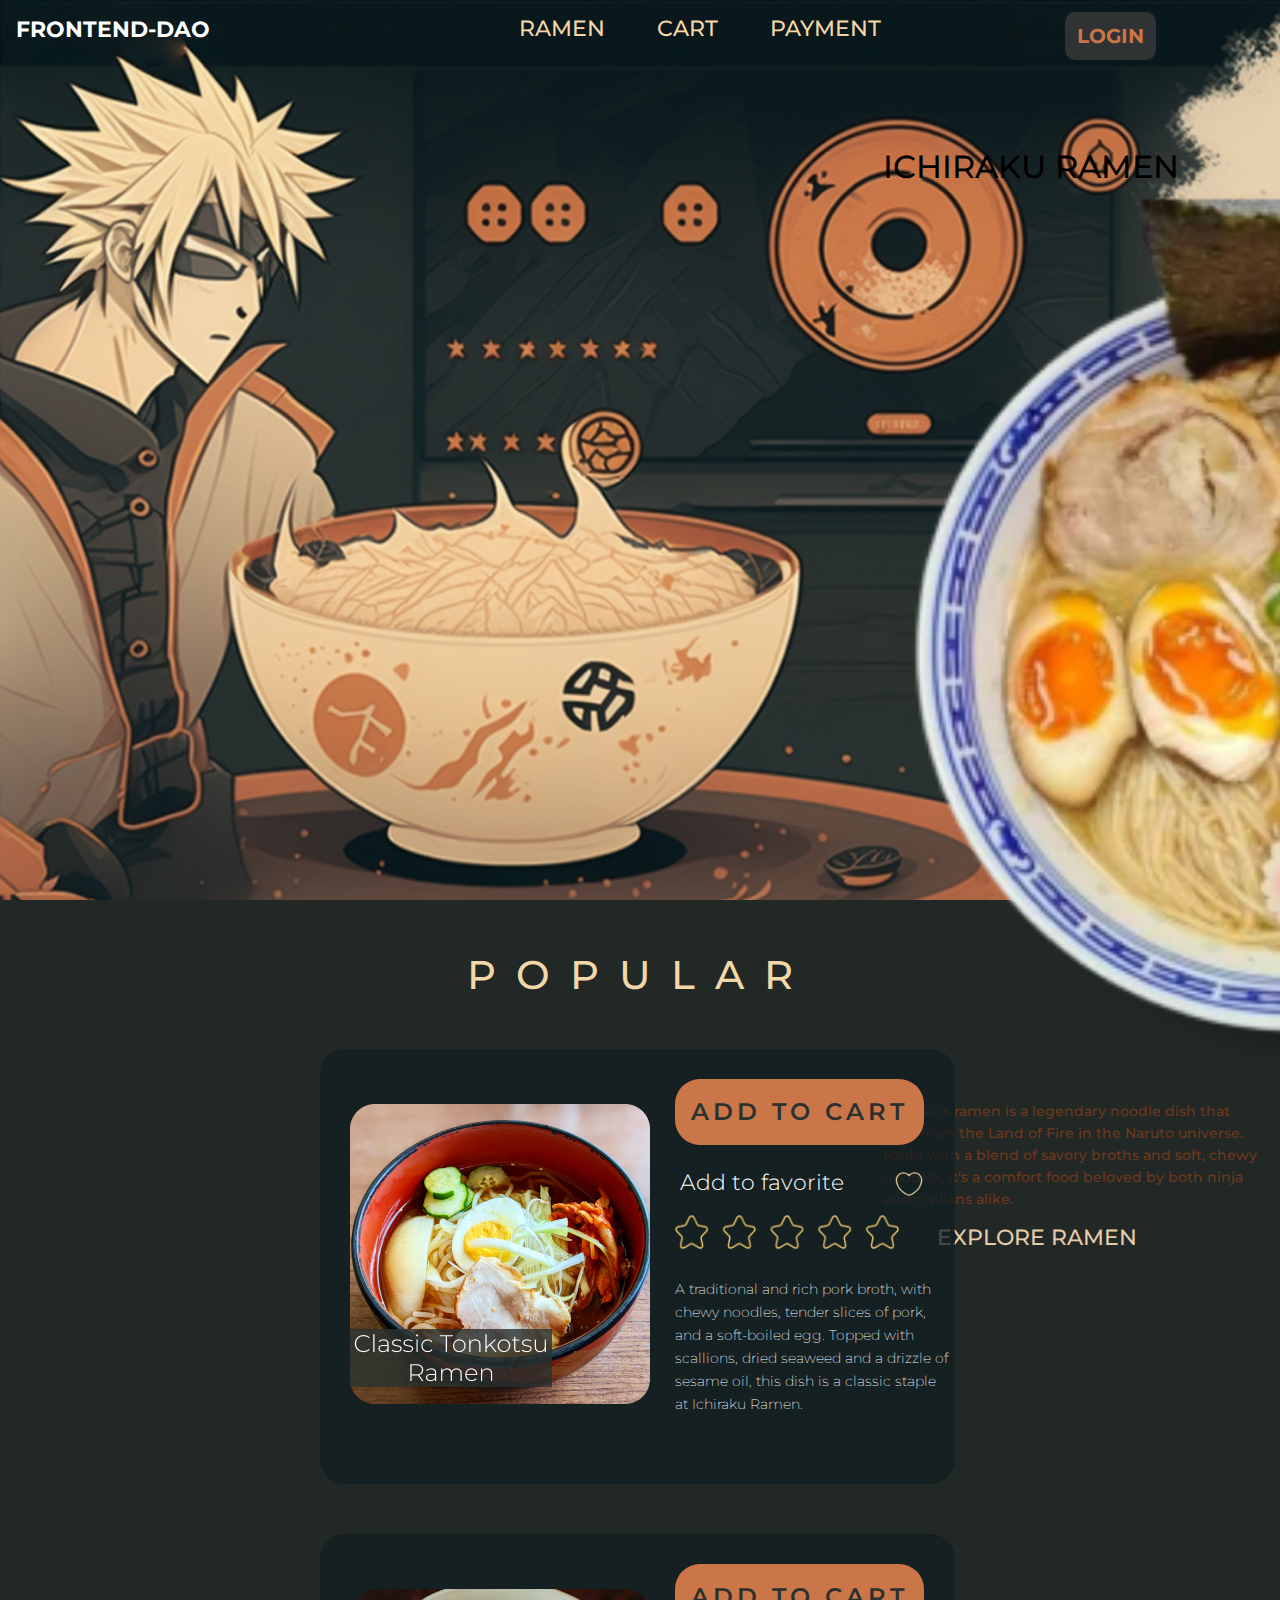
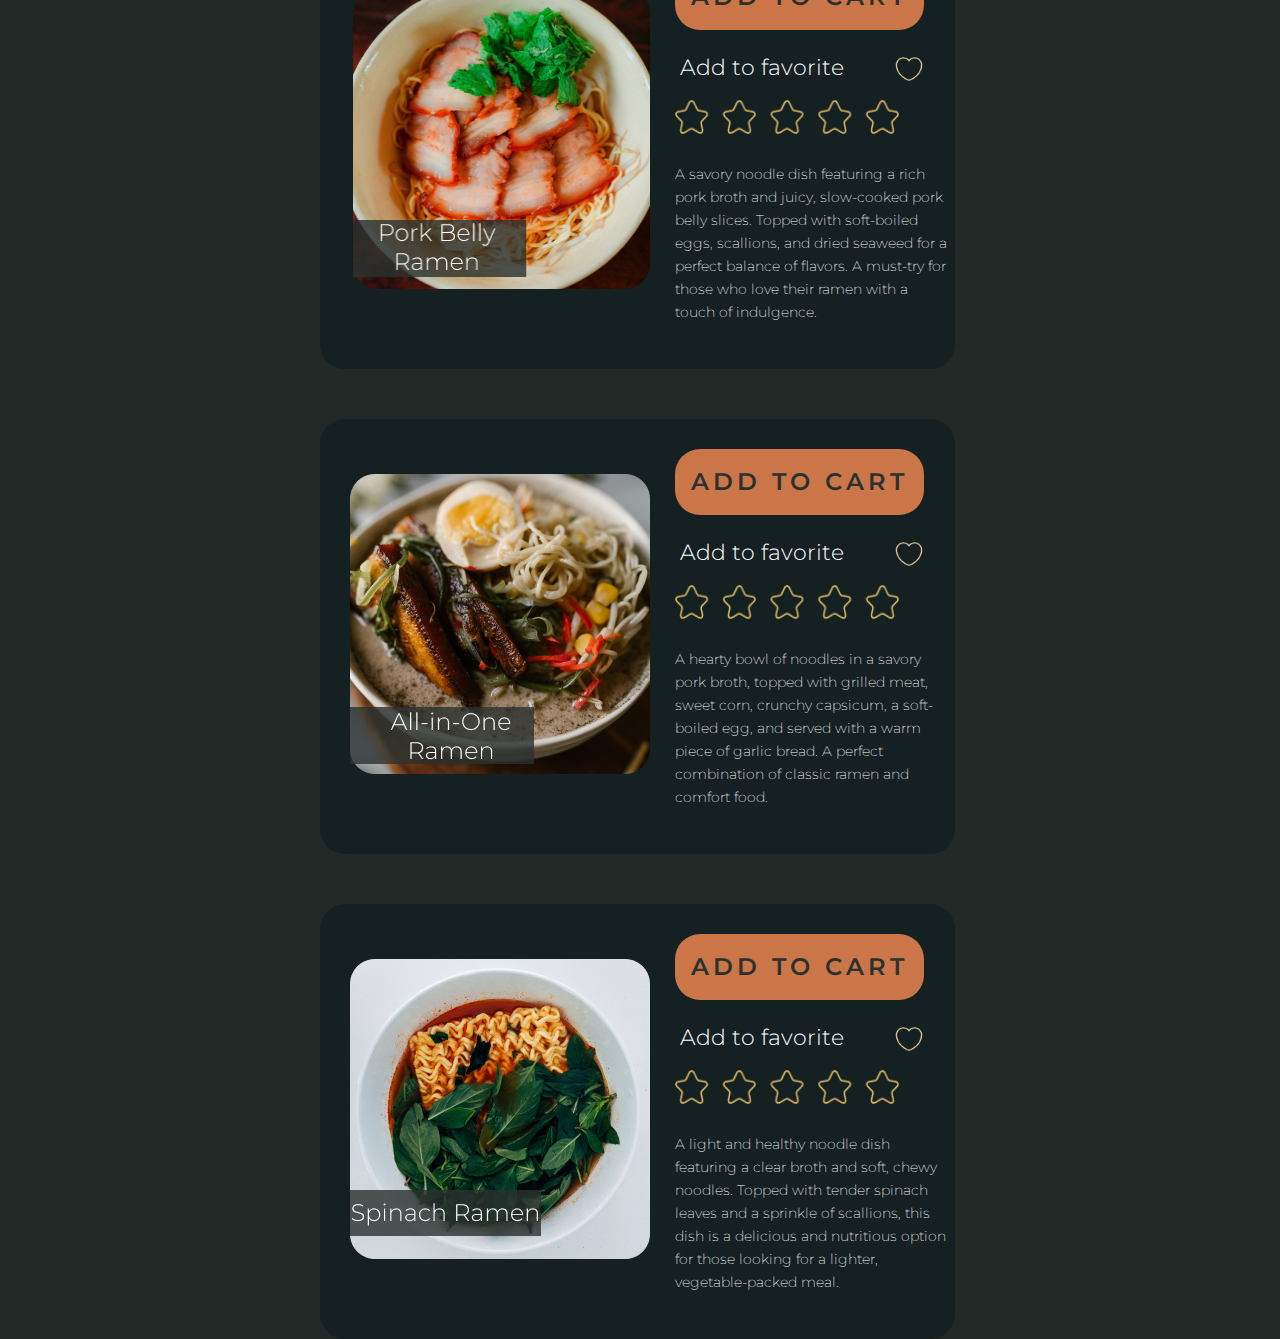
<file: index.html>
<!DOCTYPE html>
<html lang="en">
  <head>
    <meta charset="UTF-8" />
    <link
      rel="stylesheet"
      href="https://cdn.jsdelivr.net/npm/bootstrap-icons@1.10.3/font/bootstrap-icons.css"
    />
    <link
      href="https://cdn.jsdelivr.net/npm/bootstrap@5.0.2/dist/css/bootstrap.min.css"
      rel="stylesheet"
      integrity="sha384-EVSTQN3/azprG1Anm3QDgpJLIm9Nao0Yz1ztcQTwFspd3yD65VohhpuuCOmLASjC"
      crossorigin="anonymous"
    />
    <meta http-equiv="X-UA-Compatible" content="IE=edge" />
    <link rel="stylesheet" href="landing-styles.css" />
    <link
      rel="stylesheet"
      href="https://cdn.jsdelivr.net/npm/bootstrap@5.2.3/dist/css/bootstrap.min.css"
      integrity="sha384-rbsA2VBKQhggwzxH7pPCaAqO46MgnOM80zW1RWuH61DGLwZJEdK2Kadq2F9CUG65"
      crossorigin="anonymous"
    />
    <meta name="viewport" content="width=device-width, initial-scale=1.0" />
    <title>Sasuke's Ramen</title>
  </head>
  <body>
    <div class="top">
      <header>
        <h1 id="logo">FRONTEND-DAO</h1>
        <h1 id="ramen" onclick="window.location.href ='admin.html';">RAMEN</h1>
        <h1 id="cart" >CART</h1>
        <h1 id="payment" onclick="window.location.href ='payment.html';">PAYMENT</h1>
        <h1 id="login" onclick="window.location.href ='auth.html';">LOGIN</h1>
      </header>
      <div class="hero">
        <h1 id="ichiraku-title">ICHIRAKU RAMEN</h1>
        <img src="./assets/ichiraku-ramen.png" alt="" id=ichiraku-ramen" />
        <p id="ich-t">
          Ichiraku's ramen is a legendary noodle dish that hails from the Land
          of Fire in the Naruto universe. Made with a blend of savory broths and
          soft, chewy noodles, it's a comfort food beloved by both ninja and
          civilians alike.
        </p>
        <h1 id="explore">EXPLORE RAMEN</h1>
      </div>
    </div>
    <div class="main">
      <h1 id="popular">POPULAR</h1>
      <div class="cards">
        <div class="postcard">
          <img src="./assets/f1.png" alt="" id="product" />
          <div class="right">
            <h1 id="buy">ADD TO CART</h1>
            <div class="fav">
              <p id="fav">Add to favorite</p>
              <img src="./assets/heart.png" alt="" id="heart" />
            </div>
            <img src="./assets/stars.png" id="stars" />
            <p id="des">
              A traditional and rich pork broth, with chewy noodles, tender
              slices of pork, and a soft-boiled egg. Topped with scallions,
              dried seaweed and a drizzle of sesame oil, this dish is a classic
              staple at Ichiraku Ramen.
            </p>
          </div>
        </div>
        <div class="postcard">
          <img src="./assets/f2.png" alt="" id="product" />
          <div class="right">
            <h1 id="buy">ADD TO CART</h1>
            <div class="fav">
              <p id="fav">Add to favorite</p>
              <img src="./assets/heart.png" alt="" id="heart" />
            </div>
            <img src="./assets/stars.png" id="stars" />
            <p id="des">
              A savory noodle dish featuring a rich pork broth and juicy,
              slow-cooked pork belly slices. Topped with soft-boiled eggs,
              scallions, and dried seaweed for a perfect balance of flavors. A
              must-try for those who love their ramen with a touch of
              indulgence.
            </p>
          </div>
        </div>
        <div class="postcard">
          <img src="./assets/f3.png" alt="" id="product" />
          <div class="right">
            <h1 id="buy">ADD TO CART</h1>
            <div class="fav">
              <p id="fav">Add to favorite</p>
              <img src="./assets/heart.png" alt="" id="heart" />
            </div>
            <img src="./assets/stars.png" id="stars" />
            <p id="des">
              A hearty bowl of noodles in a savory pork broth, topped with
              grilled meat, sweet corn, crunchy capsicum, a soft-boiled egg, and
              served with a warm piece of garlic bread. A perfect combination of
              classic ramen and comfort food.
            </p>
          </div>
        </div>
        <div class="postcard">
          <img src="./assets/f4.png" alt="" id="product" />
          <div class="right">
            <h1 id="buy">ADD TO CART</h1>
            <div class="fav">
              <p id="fav">Add to favorite</p>
              <img src="./assets/heart.png" alt="" id="heart" />
            </div>
            <img src="./assets/stars.png" id="stars" />
            <p id="des">
              A light and healthy noodle dish featuring a clear broth and soft,
              chewy noodles. Topped with tender spinach leaves and a sprinkle of
              scallions, this dish is a delicious and nutritious option for
              those looking for a lighter, vegetable-packed meal.
            </p>
          </div>
        </div>
      </div>
    </div>
  </body>
</html>
</file>
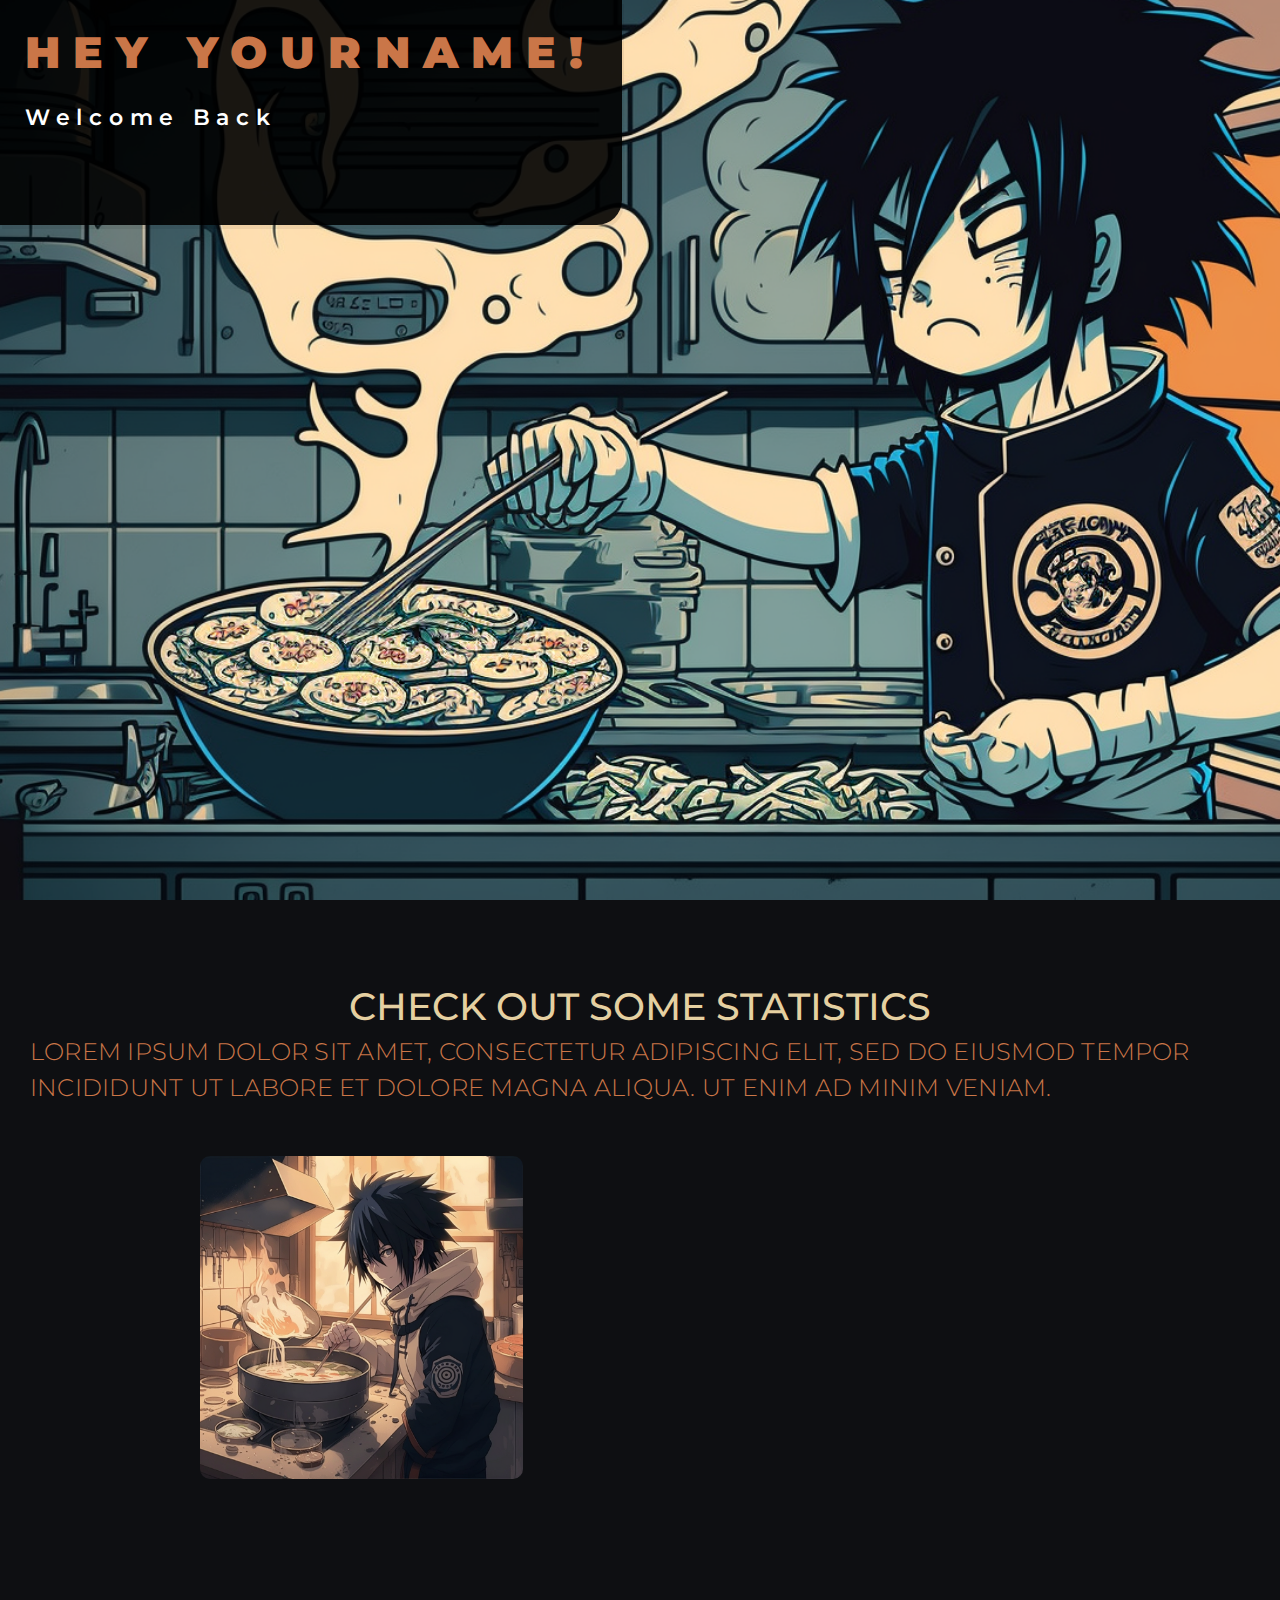
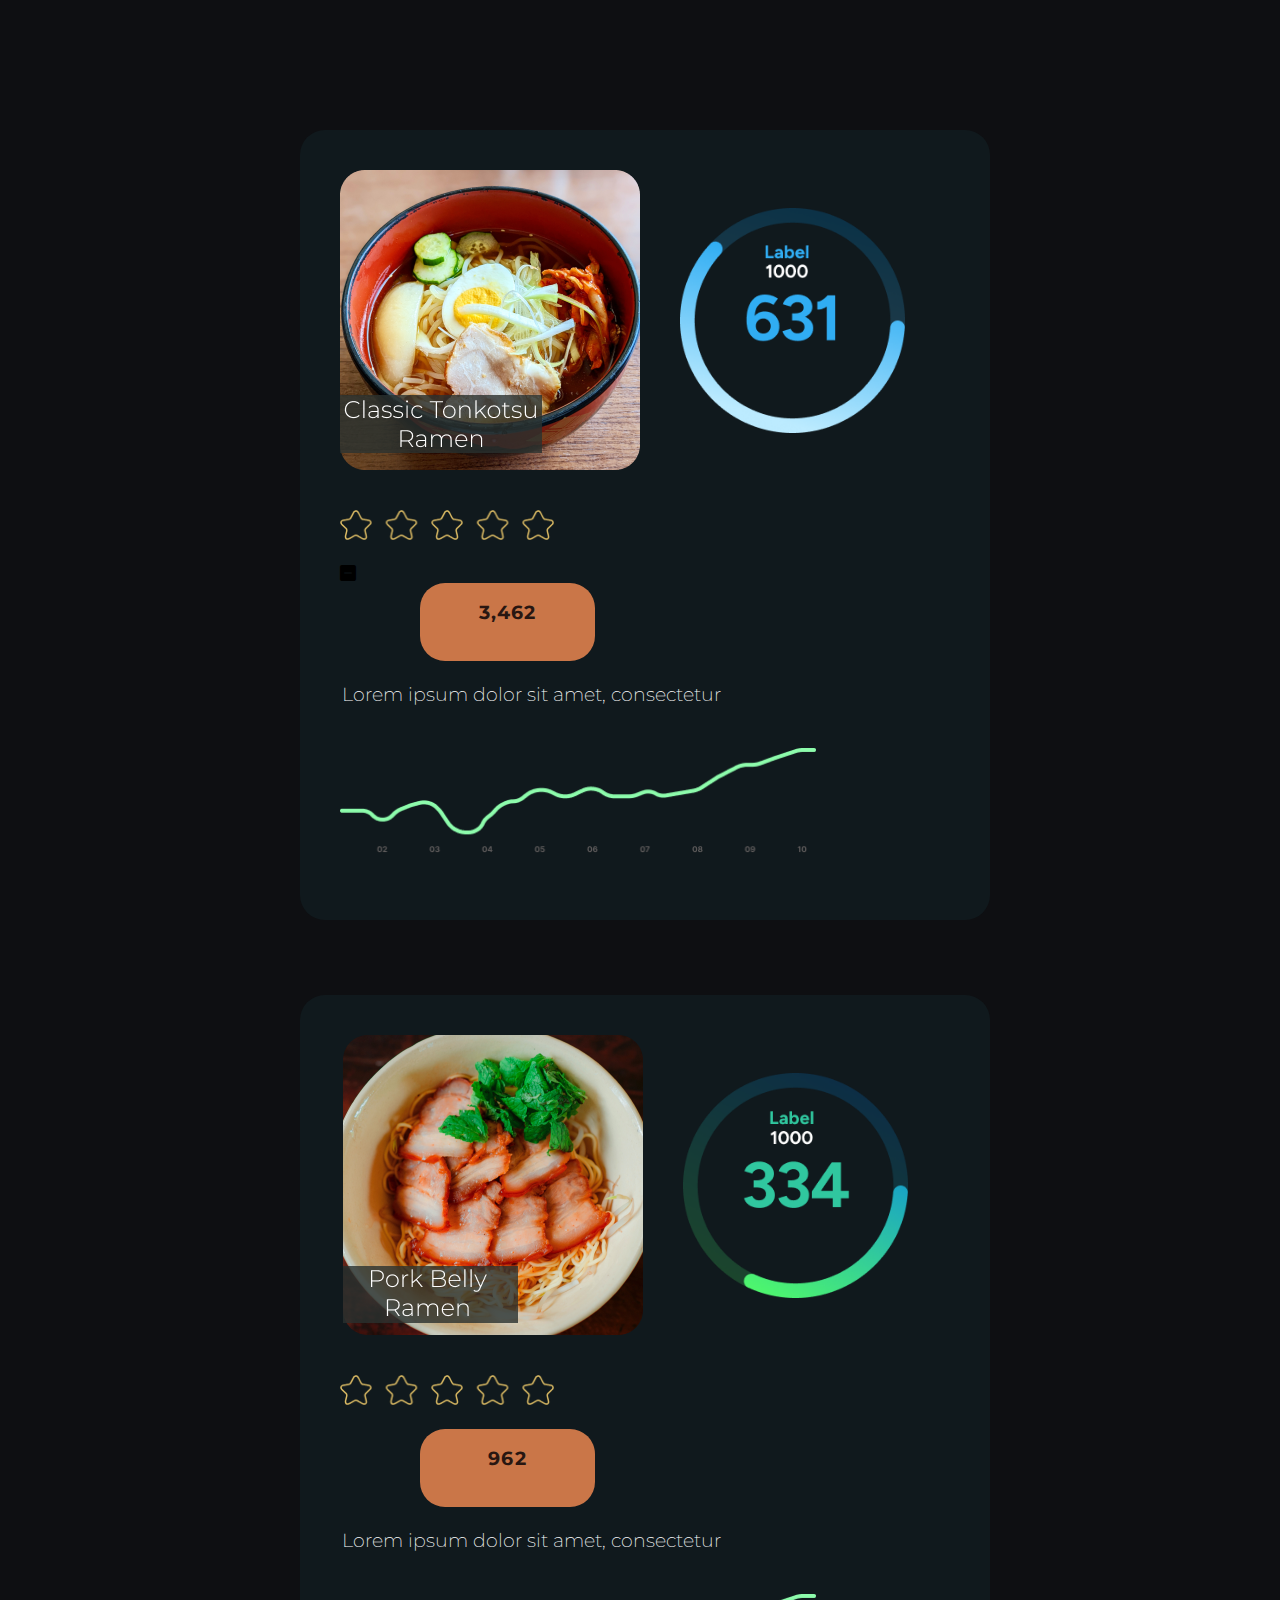
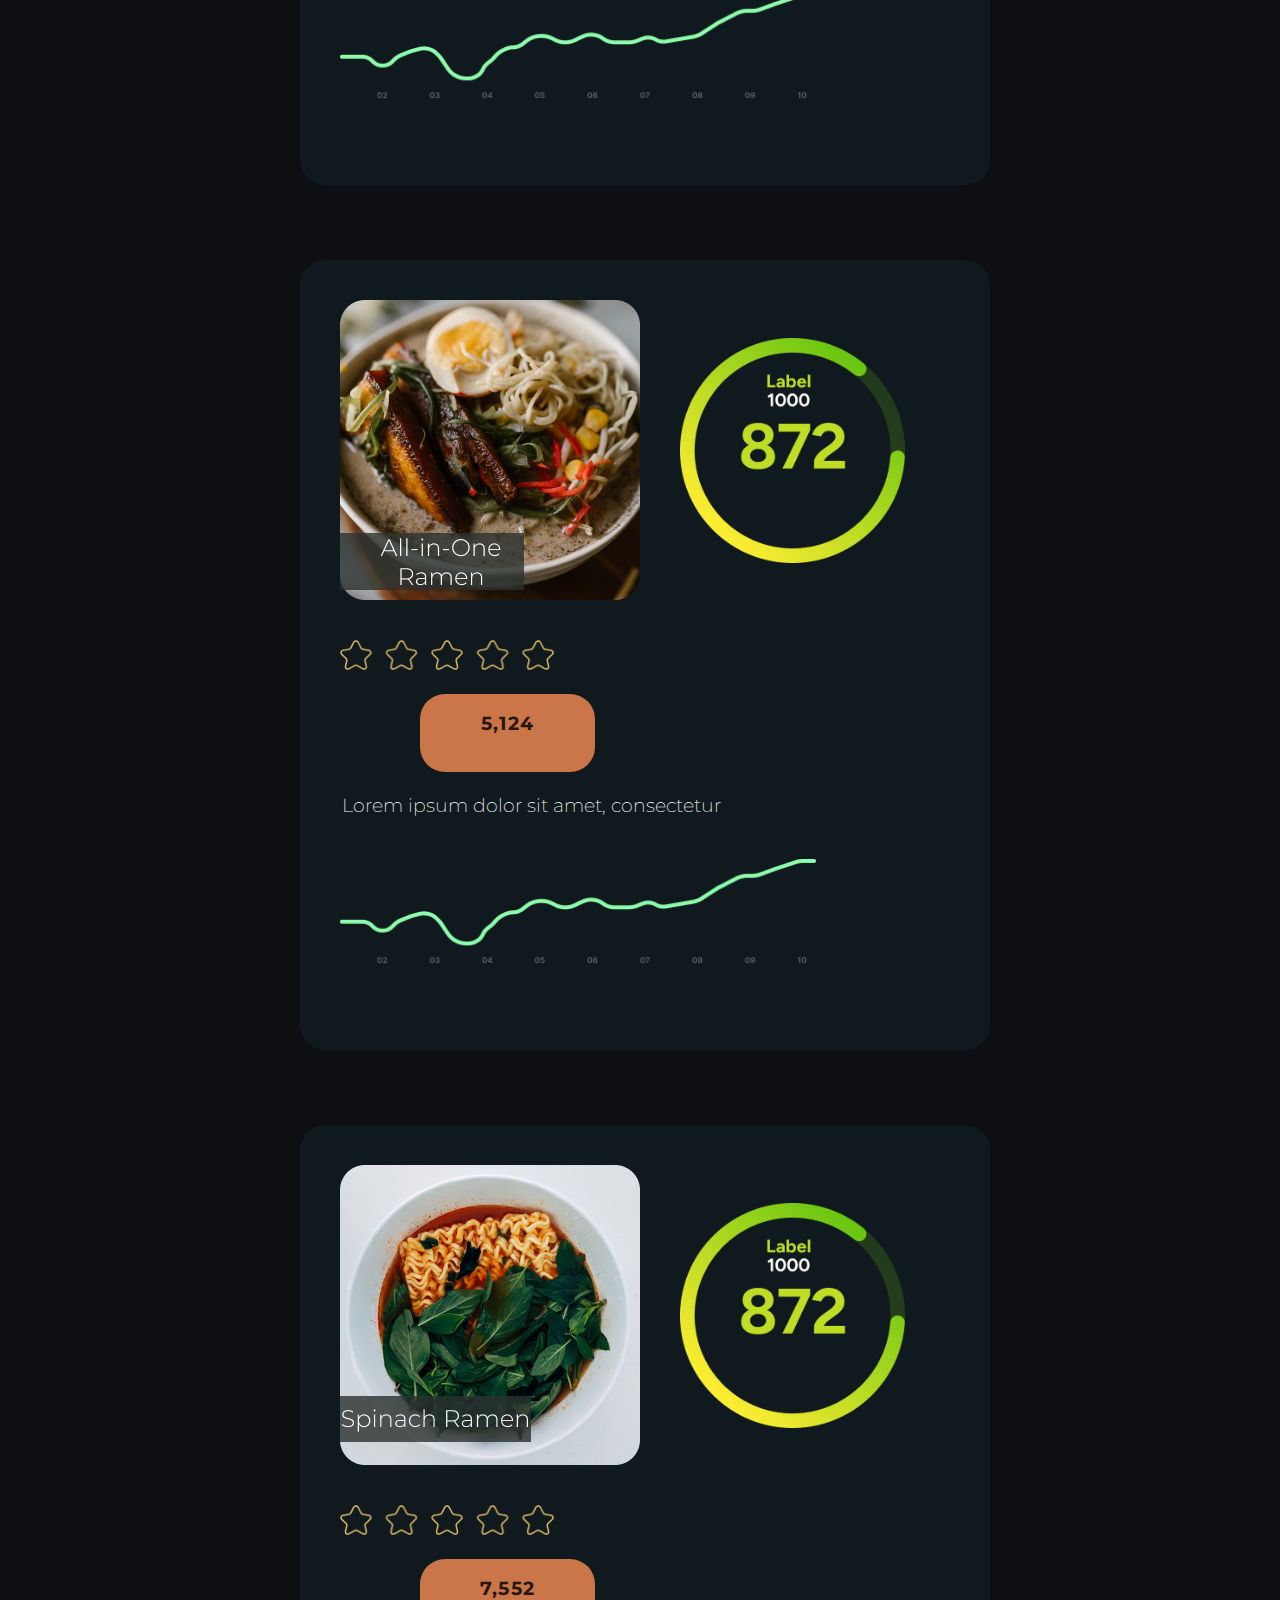
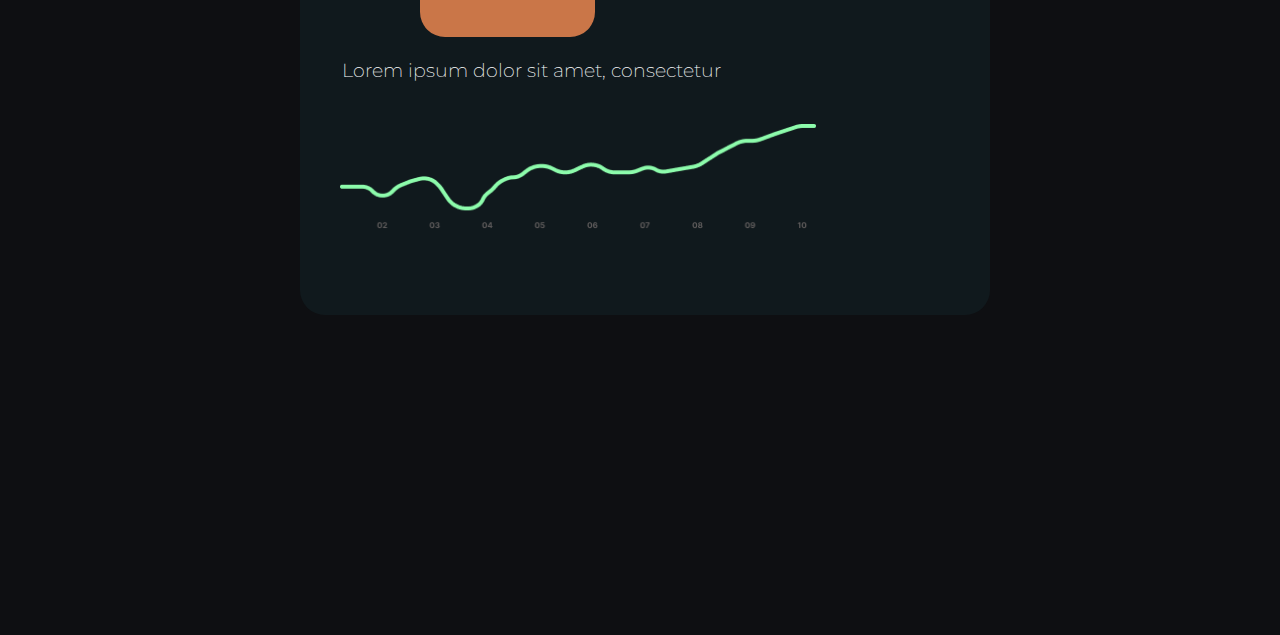
<file: admin.html>
<!DOCTYPE html>
<html lang="en">
  <head>
    <meta charset="UTF-8" />
    <meta http-equiv="X-UA-Compatible" content="IE=edge" />
    <link
      href="https://cdn.jsdelivr.net/npm/bootstrap@5.3.0-alpha1/dist/css/bootstrap.min.css"
      rel="stylesheet"
      integrity="sha384-GLhlTQ8iRABdZLl6O3oVMWSktQOp6b7In1Zl3/Jr59b6EGGoI1aFkw7cmDA6j6gD"
      crossorigin="anonymous"
    />
    <link rel="stylesheet" href="admin-styles.css" />
    <link
      rel="stylesheet"
      href="https://cdn.jsdelivr.net/npm/bootstrap-icons@1.10.3/font/bootstrap-icons.css"
    />
    <meta name="viewport" content="width=device-width, initial-scale=1.0" />
    <title>Admin Page</title>
  </head>
  <body>
    <div class="up">
      <div id="top">
        <h1 id="hey">HEY YOURNAME!</h1>
        <p id="welcome">Welcome Back</p>
      </div>
      <!-- <h1 id="log-out">LOG OUT</h1> -->
    </div>
    <div class="container">
      <div class="row" id="middle">
        <div class="col-sm">
          <div class="row">
            <p id="check-out">CHECK OUT SOME STATISTICS</p>
          </div>
          <div class="row">
            <p id="lorem">
              Lorem ipsum dolor sit amet, consectetur adipiscing elit, sed do
              eiusmod tempor incididunt ut labore et dolore magna aliqua. Ut
              enim ad minim veniam.
            </p>
          </div>
        </div>
        <div class="col"><img src="./assets/s-cook1.png" id="s-cook1" /></div>
      </div>
    </div>
    <div class="postcard">
      <img src="./assets/f1.png" alt="" />
      <img src="./assets/s1.png" alt="" id="sc" />
      <div class="third">
        <div class="container">
          <div class="row">
            <div class="col">
              <img src="./assets/stars.png" alt="" id="stars" />
            </div>
            
            <div class="col"><i id="minus" class="bi bi-dash-square-fill"></i><p id="qty">3,462</p></div>
          </div>
          <div class="row">
            <p id="t">Lorem ipsum dolor sit amet, consectetur</p>
          </div>
          <div class="row">
            <img src="./assets/stats.png" alt="" id="stats" />
          </div>
        </div>
      </div>
    </div>
    <div class="postcard">
      <img src="./assets/f2.png" alt="" />
      <img src="./assets/c2.png" alt="" id="sc" />
      <div class="third">
        <div class="container">
          <div class="row">
            <div class="col">
              <img src="./assets/stars.png" alt="" id="stars" />
            </div>
            <div class="col"><p id="qty">962</p></div>
          </div>
          <div class="row">
            <p id="t">Lorem ipsum dolor sit amet, consectetur</p>
          </div>
          <div class="row">
            <img src="./assets/stats.png" alt="" id="stats" />
          </div>
        </div>
      </div>
    </div>
    <div class="postcard">
      <img src="./assets/f3.png" alt="" />
      <img src="./assets/c3.png" alt="" id="sc" />
      <div class="third">
        <div class="container">
          <div class="row">
            <div class="col">
              <img src="./assets/stars.png" alt="" id="stars" />
            </div>
            <div class="col"><p id="qty">5,124</p></div>
          </div>
          <div class="row">
            <p id="t">Lorem ipsum dolor sit amet, consectetur</p>
          </div>
          <div class="row">
            <img src="./assets/stats.png" alt="" id="stats" />
          </div>
        </div>
      </div>
    </div>
    <div class="postcard">
      <img src="./assets/f4.png" alt="" />
      <img src="./assets/c4.png" alt="" id="sc" />
      <div class="third">
        <div class="container">
          <div class="row">
            <div class="col">
              <img src="./assets/stars.png" alt="" id="stars" />
            </div>
            <div class="col"><p id="qty">7,552</p></div>
          </div>
          <div class="row">
            <p id="t">Lorem ipsum dolor sit amet, consectetur</p>
          </div>
          <div class="row">
            <img src="./assets/stats.png" alt="" id="stats" />
          </div>
        </div>
      </div>
    </div>
  </body>
</html>
</file>
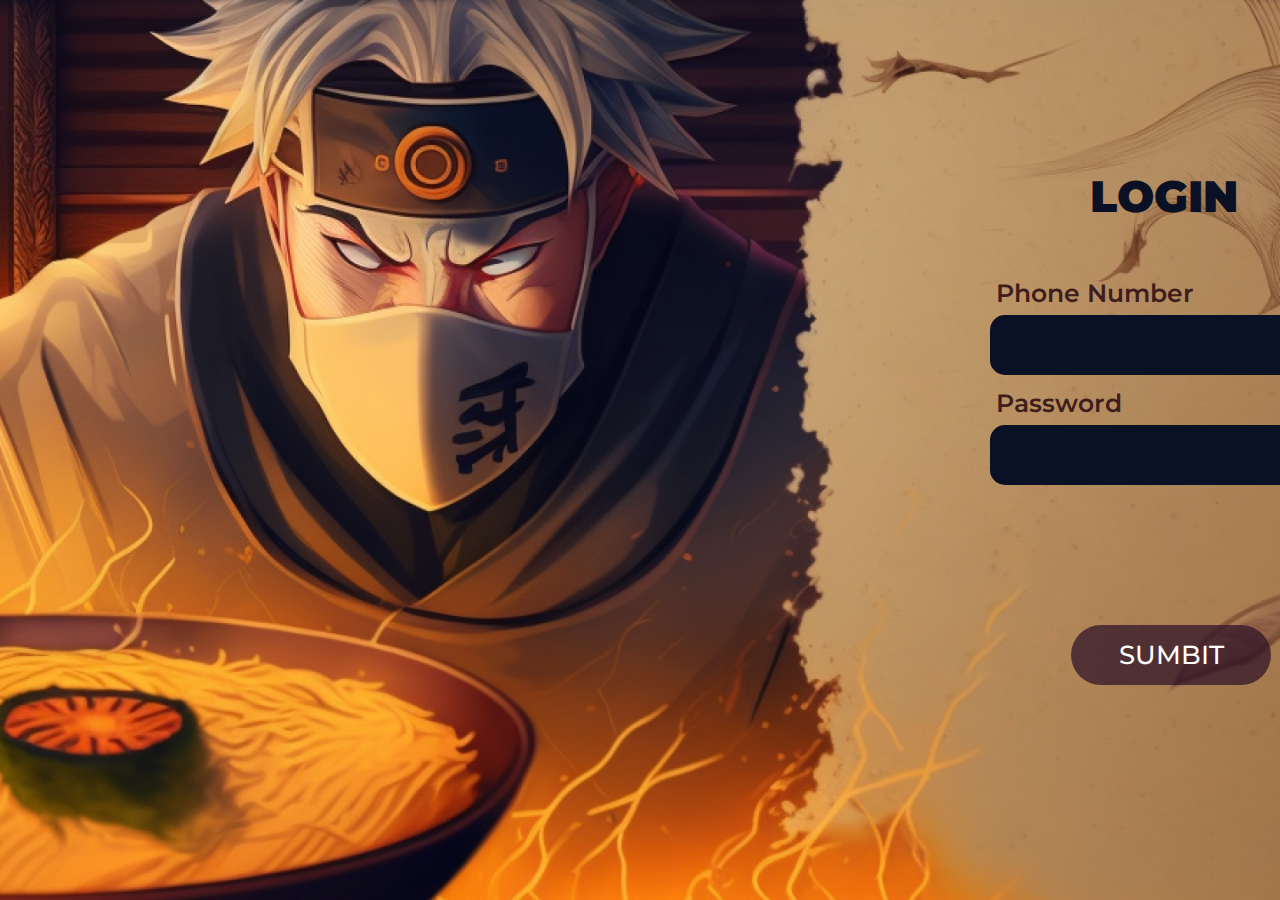
<file: auth.html>
<!DOCTYPE html>
<html lang="en">
<head>
  <meta charset="UTF-8">
  <meta http-equiv="X-UA-Compatible" content="IE=edge">
  <meta name="viewport" content="width=device-width, initial-scale=1.0">
  <title>LOGIN</title>
  <link rel="stylesheet" href="auth-styles.css">
</head>
<body>
  <p id="sign-up" onclick="window.location.href ='signup.html';">SIGN UP</p>
  <div class="loginpage">
    <div class="loginsection">
      <div class="logintext" >
        <div class="logintext1">
        <b id="LOGIN">LOGIN</b>
      </div>
      <div class="Phonenumber">
        <b id="pn-t">Phone Number</b>
        <br/>
        <input type="text" name="" id="pn-i">
      </div>
      <div class="phonenumber">
        <b id="p-t">Password</b>
        <br/>
        <input type="password" name="" id="pi">
      </div>
      <div class="sumbitbtn">
        <button id="submit">SUMBIT</button>
      </div>
    </div>
</div>
     <!-- Lorem, ipsum dolor sit amet consectetur adipisicing elit. Ea, facilis aliquam exercitationem laboriosam ut veniam! Architecto reiciendis, expedita voluptatum ducimus magnam excepturi nostrum sed optio, tenetur eligendi dicta. Aliquam necessitatibus cupiditate odit veritatis soluta. -->
    </div>

  </div>
</body>
</html>
</file>
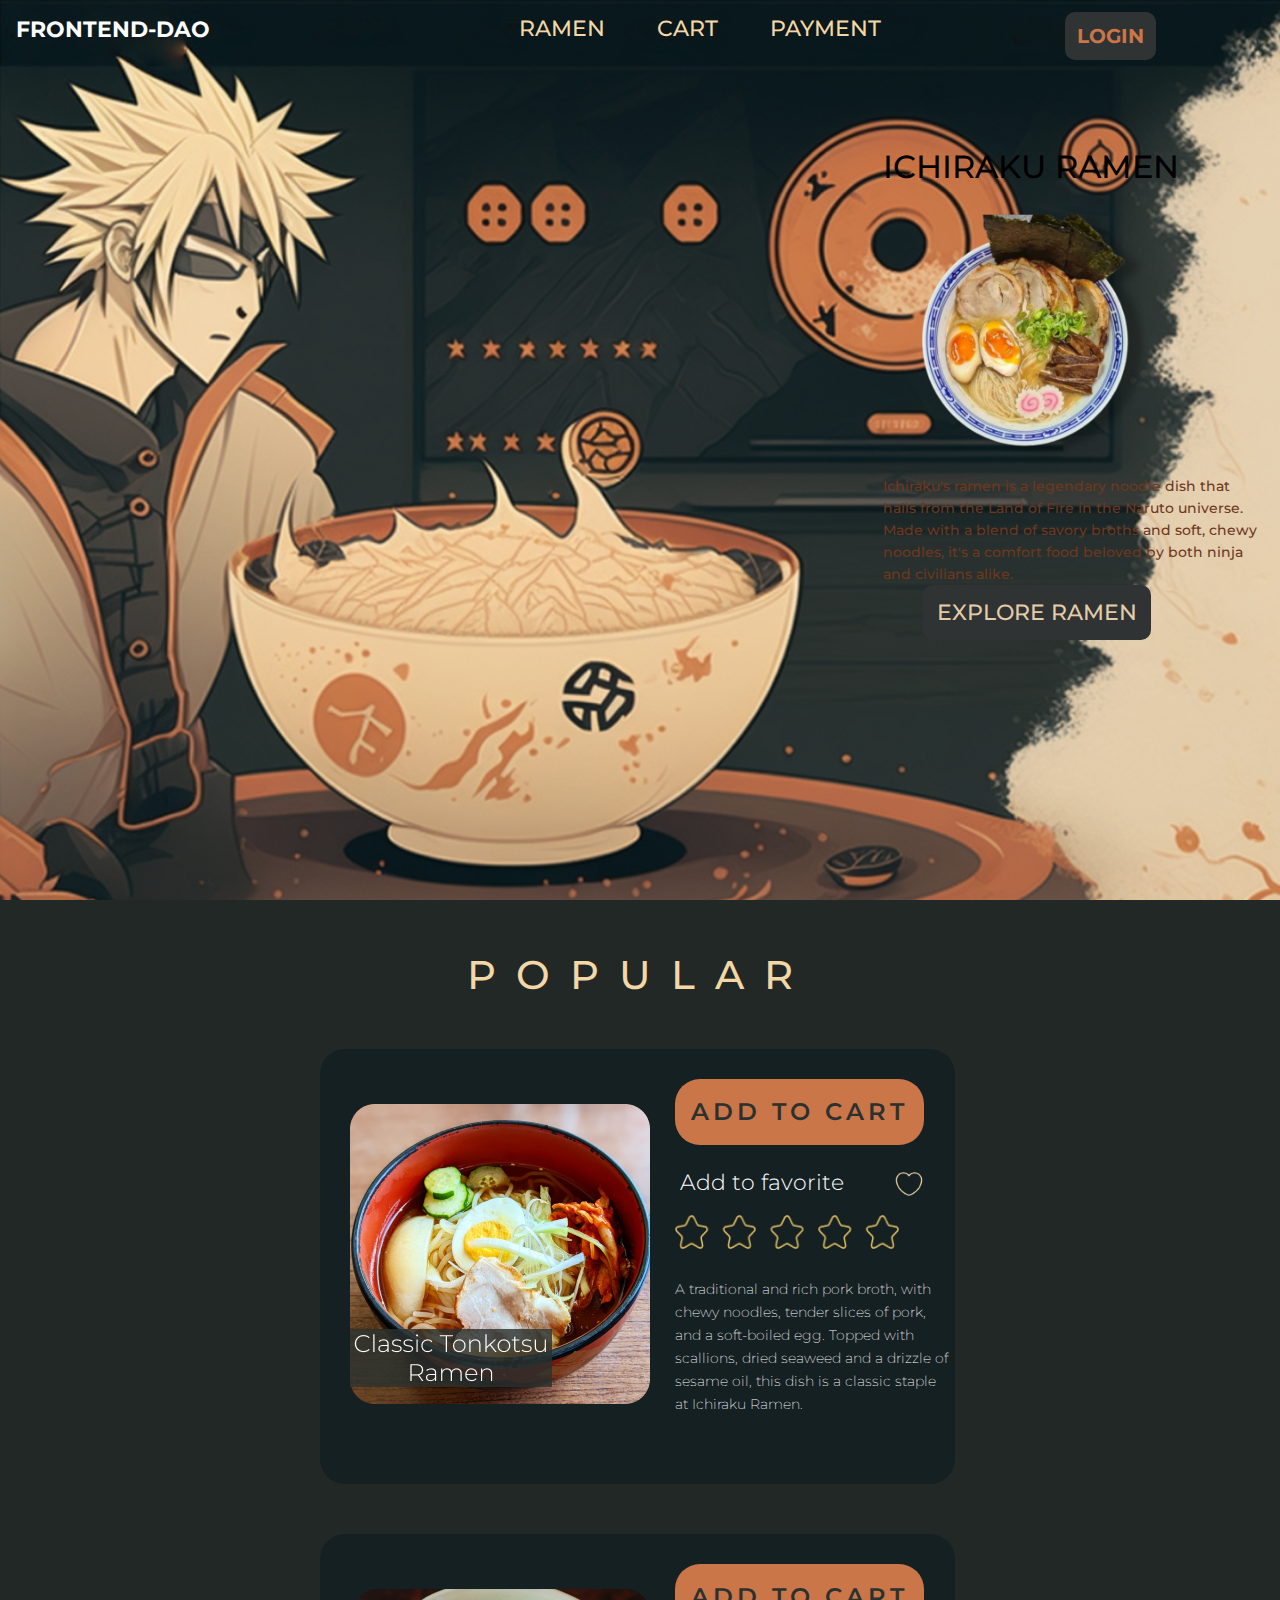
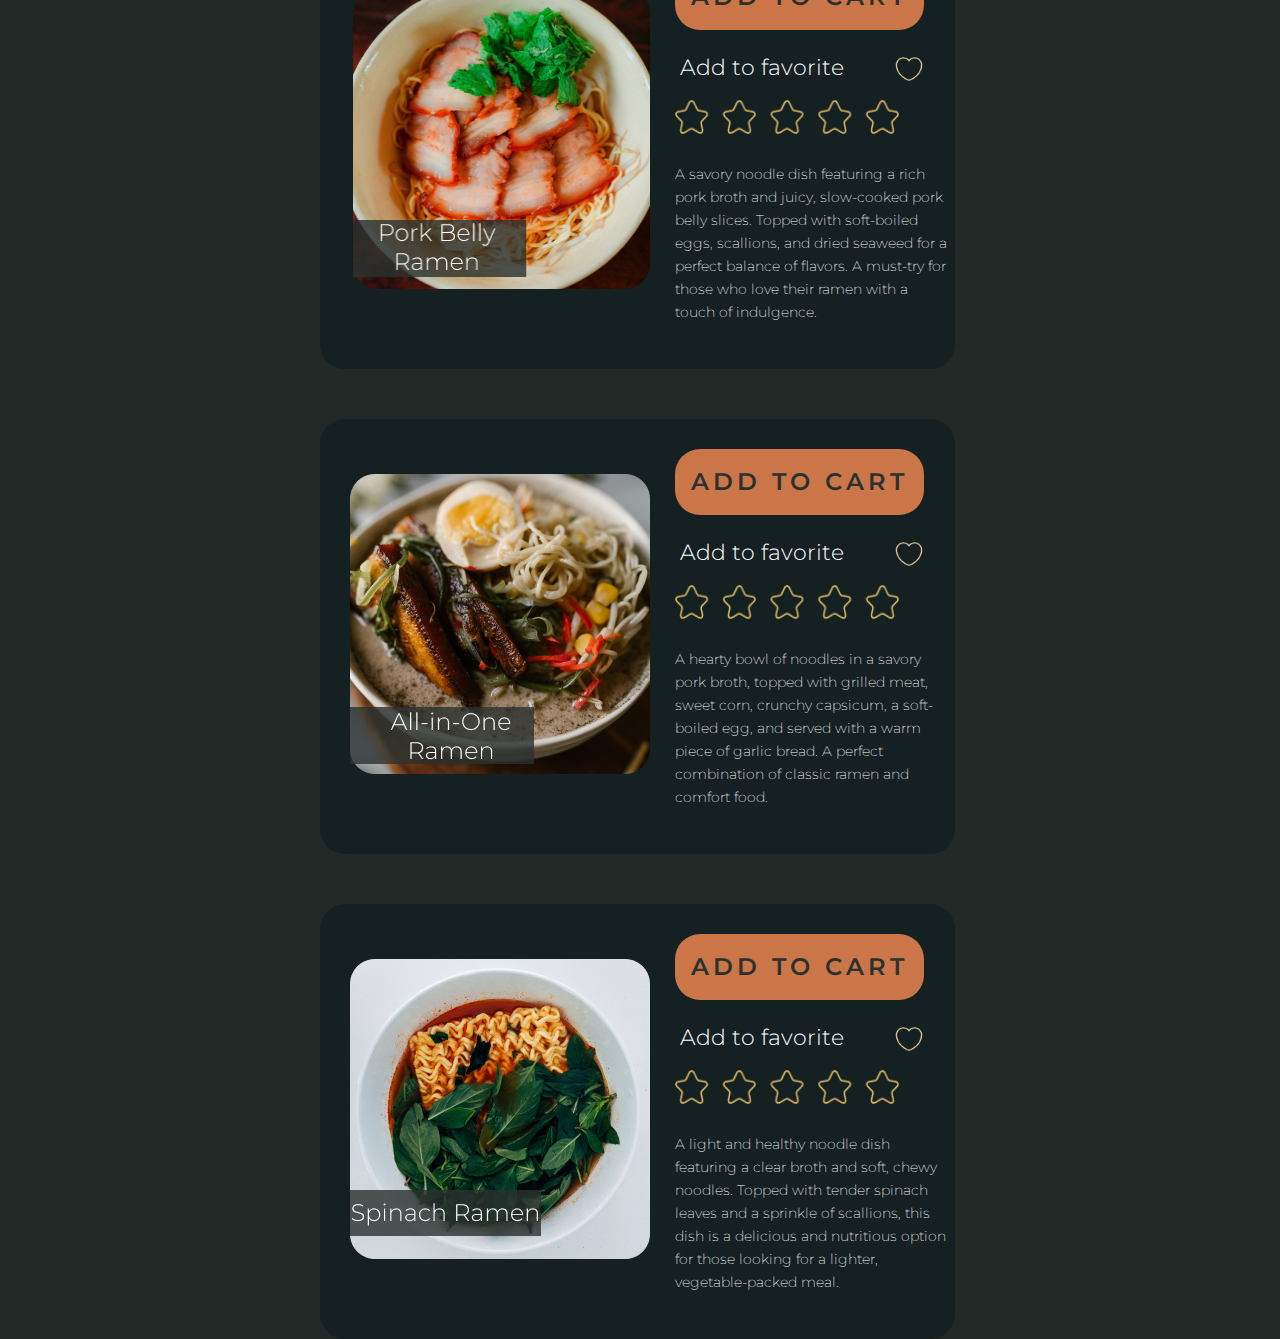
<file: landing.html>
<!DOCTYPE html>
<html lang="en">
  <head>
    <meta charset="UTF-8" />
    <link
      rel="stylesheet"
      href="https://cdn.jsdelivr.net/npm/bootstrap-icons@1.10.3/font/bootstrap-icons.css"
    />
    <link
      href="https://cdn.jsdelivr.net/npm/bootstrap@5.0.2/dist/css/bootstrap.min.css"
      rel="stylesheet"
      integrity="sha384-EVSTQN3/azprG1Anm3QDgpJLIm9Nao0Yz1ztcQTwFspd3yD65VohhpuuCOmLASjC"
      crossorigin="anonymous"
    />
    <meta http-equiv="X-UA-Compatible" content="IE=edge" />
    <link rel="stylesheet" href="landing-styles.css" />
    <link
      rel="stylesheet"
      href="https://cdn.jsdelivr.net/npm/bootstrap@5.2.3/dist/css/bootstrap.min.css"
      integrity="sha384-rbsA2VBKQhggwzxH7pPCaAqO46MgnOM80zW1RWuH61DGLwZJEdK2Kadq2F9CUG65"
      crossorigin="anonymous"
    />
    <meta name="viewport" content="width=device-width, initial-scale=1.0" />
    <title>Sasuke's Ramen</title>
  </head>
  <body>
    <div class="top">
      <header>
        <h1 id="logo">FRONTEND-DAO</h1>
        <h1 id="ramen">RAMEN</h1>
        <h1 id="cart">CART</h1>
        <h1 id="payment">PAYMENT</h1>
        <h1 id="login">LOGIN</h1>
      </header>
      <div class="hero">
        <h1 id="ichiraku-title">ICHIRAKU RAMEN</h1>
        <img src="./assets/ichiraku-ramen.png" alt="" id="ichiraku-ramen" />
        <p id="ich-t">
          Ichiraku's ramen is a legendary noodle dish that hails from the Land
          of Fire in the Naruto universe. Made with a blend of savory broths and
          soft, chewy noodles, it's a comfort food beloved by both ninja and
          civilians alike.
        </p>
        <h1 id="explore">EXPLORE RAMEN</h1>
      </div>
    </div>
    <div class="main">
      <h1 id="popular">POPULAR</h1>
      <div class="cards">
        <div class="postcard">
          <img src="./assets/f1.png" alt="" id="product" />
          <div class="right">
            <h1 id="buy">ADD TO CART</h1>
            <div class="fav">
              <p id="fav">Add to favorite</p>
              <img src="./assets/heart.png" alt="" id="heart" />
            </div>
            <img src="./assets/stars.png" id="stars" />
            <p id="des">
              A traditional and rich pork broth, with chewy noodles, tender
              slices of pork, and a soft-boiled egg. Topped with scallions,
              dried seaweed and a drizzle of sesame oil, this dish is a classic
              staple at Ichiraku Ramen.
            </p>
          </div>
        </div>
        <div class="postcard">
          <img src="./assets/f2.png" alt="" id="product" />
          <div class="right">
            <h1 id="buy">ADD TO CART</h1>
            <div class="fav">
              <p id="fav">Add to favorite</p>
              <img src="./assets/heart.png" alt="" id="heart" />
            </div>
            <img src="./assets/stars.png" id="stars" />
            <p id="des">
              A savory noodle dish featuring a rich pork broth and juicy,
              slow-cooked pork belly slices. Topped with soft-boiled eggs,
              scallions, and dried seaweed for a perfect balance of flavors. A
              must-try for those who love their ramen with a touch of
              indulgence.
            </p>
          </div>
        </div>
        <div class="postcard">
          <img src="./assets/f3.png" alt="" id="product" />
          <div class="right">
            <h1 id="buy">ADD TO CART</h1>
            <div class="fav">
              <p id="fav">Add to favorite</p>
              <img src="./assets/heart.png" alt="" id="heart" />
            </div>
            <img src="./assets/stars.png" id="stars" />
            <p id="des">
              A hearty bowl of noodles in a savory pork broth, topped with
              grilled meat, sweet corn, crunchy capsicum, a soft-boiled egg, and
              served with a warm piece of garlic bread. A perfect combination of
              classic ramen and comfort food.
            </p>
          </div>
        </div>
        <div class="postcard">
          <img src="./assets/f4.png" alt="" id="product" />
          <div class="right">
            <h1 id="buy">ADD TO CART</h1>
            <div class="fav">
              <p id="fav">Add to favorite</p>
              <img src="./assets/heart.png" alt="" id="heart" />
            </div>
            <img src="./assets/stars.png" id="stars" />
            <p id="des">
              A light and healthy noodle dish featuring a clear broth and soft,
              chewy noodles. Topped with tender spinach leaves and a sprinkle of
              scallions, this dish is a delicious and nutritious option for
              those looking for a lighter, vegetable-packed meal.
            </p>
          </div>
        </div>
      </div>
    </div>
  </body>
</html>
</file>
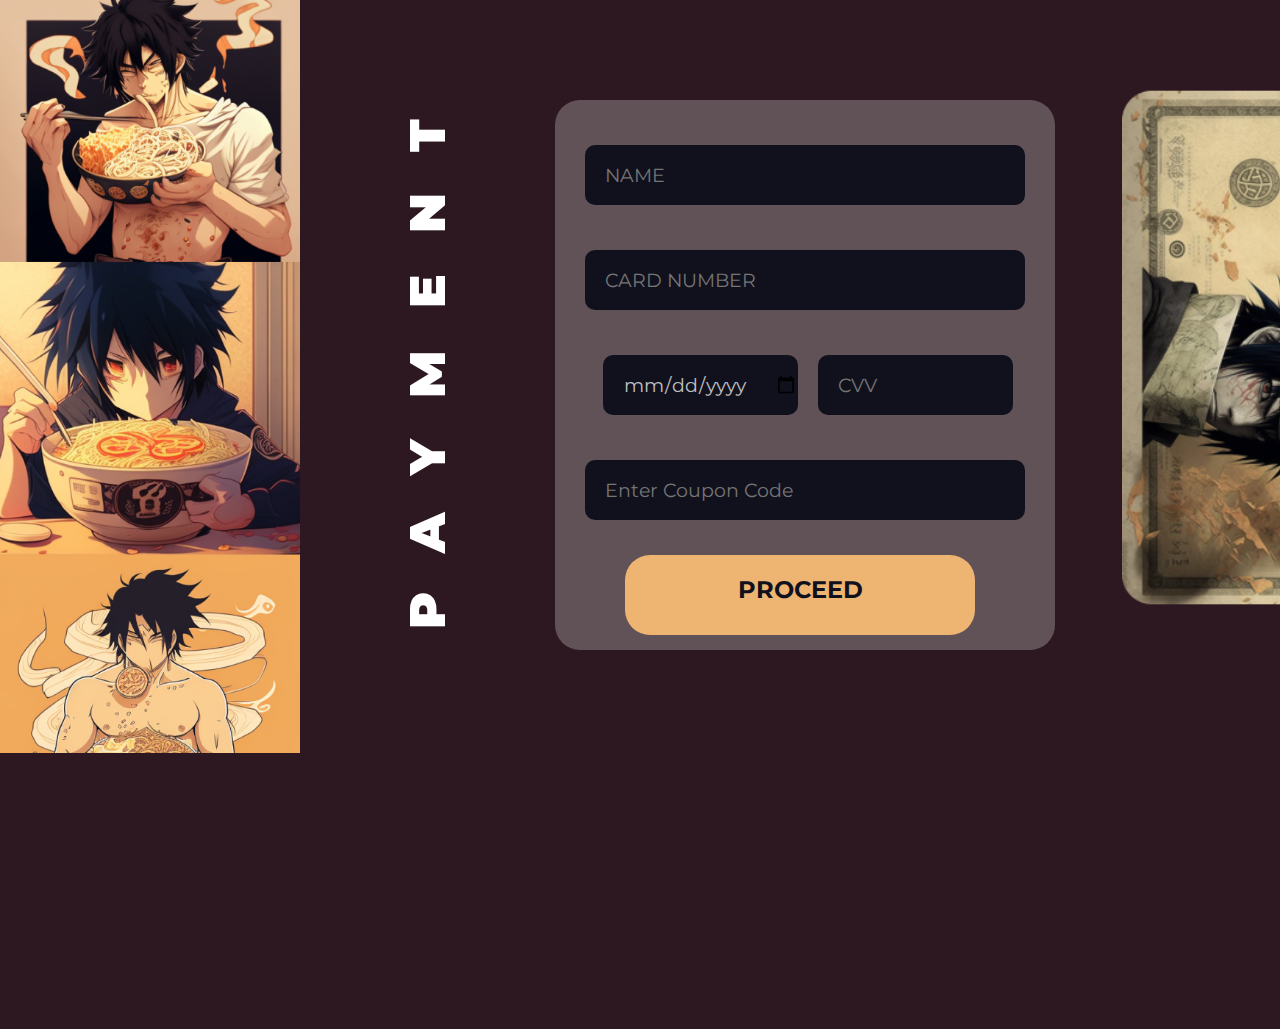
<file: payment.html>
<!DOCTYPE html>
<html lang="en">
  <head>
    <meta charset="UTF-8" />
    <meta http-equiv="X-UA-Compatible" content="IE=edge" />
    <link rel="stylesheet" href="payment.css" />
    <meta name="viewport" content="width=device-width, initial-scale=1.0" />
    <title>Payment</title>
  </head>
  <body>
    <div id="left-images">
      <img src="./assets/payment.png" />
    </div>
    <h1>PAYMENT</h1>
    <div id="p-box">
      <div id="b1">
        <input type="text" id="cn" placeholder="NAME" />
        <input type="text" id="cn" placeholder="CARD NUMBER" />
        <div id="middle">
          <input type="date" id="hn" placeholder="EXP DATE" />
          <input type="text" id="cvv" placeholder="CVV" />
        </div>
        <input type="text" id="cn" placeholder="Enter Coupon Code" />
        <p id="proceed">PROCEED</p>
    </div>
      <img src="./assets/pay.png" id="npay" />
    </div>
    
  </body>
</html>
</file>
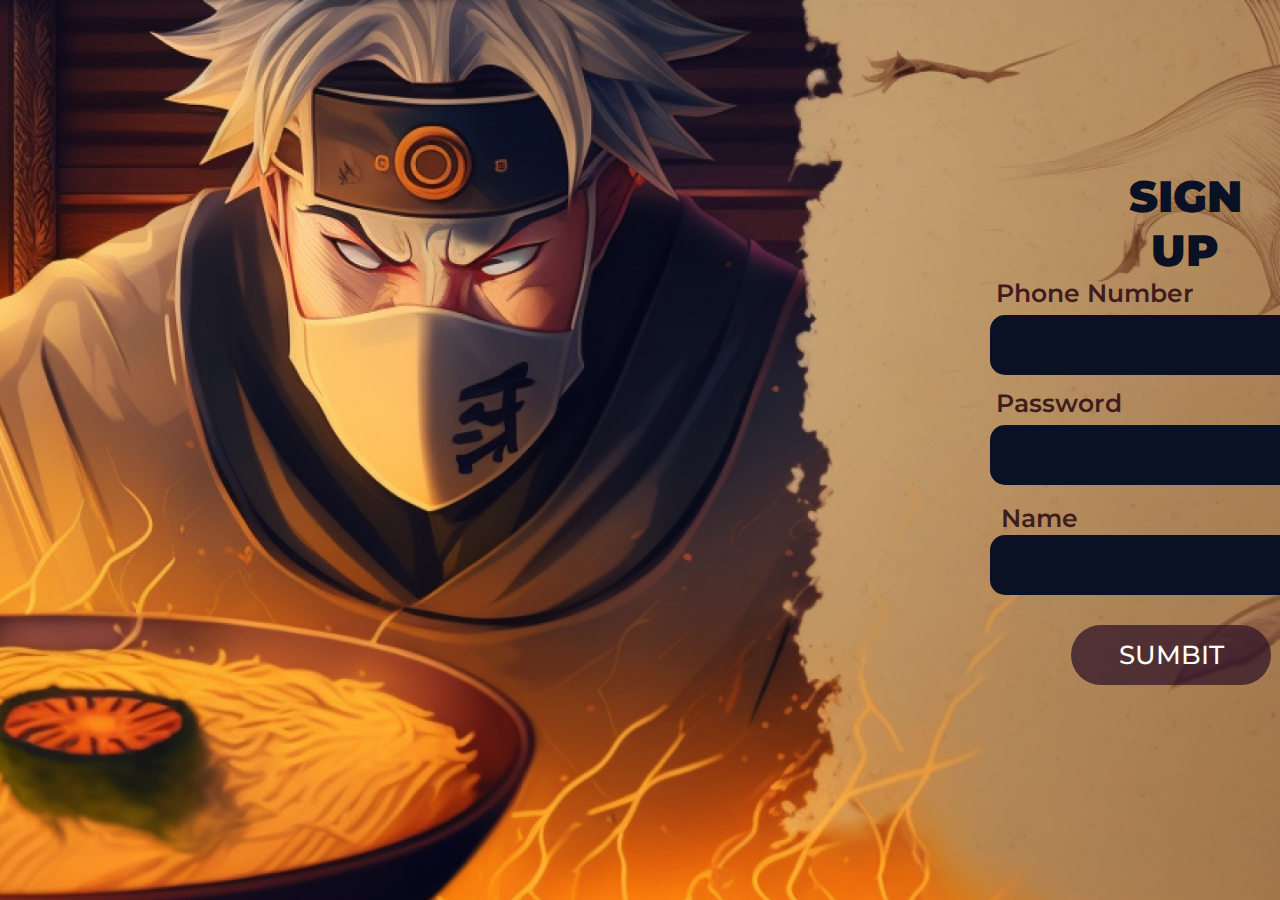
<file: signup.html>
<!DOCTYPE html>
<html lang="en">
<head>
  <meta charset="UTF-8">
  <meta http-equiv="X-UA-Compatible" content="IE=edge">
  <meta name="viewport" content="width=device-width, initial-scale=1.0">
  <title>SIGN UP</title>
  <link rel="stylesheet" href="auth-styles.css">
</head>
<body>
  <p id="sign-up">LOGIN</p>
  <div class="loginpage">
    <div class="loginsection">
      <div class="logintext" >
        <div class="logintext1">
        <b id="LOGIN">SIGN UP</b>
      </div>
      <div class="Phonenumber">
        <b id="n-t">Name</b>
        <br/>
        <input type="text" name="" id="n-i">
      </div>
      <div class="Phonenumber">
        <b id="pn-t">Phone Number</b>
        <br/>
        <input type="text" name="" id="pn-i">
      </div>
      <div class="phonenumber">
        <b id="p-t">Password</b>
        <br/>
        <input type="password" name="" id="pi">
        
      </div>
      <div class="sumbitbtn">
        <button id="submit">SUMBIT</button>
      </div>
    </div>
</div>
     <!-- Lorem, ipsum dolor sit amet consectetur adipisicing elit. Ea, facilis aliquam exercitationem laboriosam ut veniam! Architecto reiciendis, expedita voluptatum ducimus magnam excepturi nostrum sed optio, tenetur eligendi dicta. Aliquam necessitatibus cupiditate odit veritatis soluta. -->
    </div>

  </div>
</body>
</html>
</file>
<file: landing-styles.css>
@import url("https://fonts.googleapis.com/css2?family=Montserrat:wght@100;400;500&display=swap");

* {
  margin: 0;
  padding: 0;
  height: 100%;
  font-family: "Montserrat";
}
.top {
  background: url(./assets/bg.png);
  background-size: cover;
  background-repeat: no-repeat;
}
header {
  display: flex;
  height: fit-content;
}
#logo {
  font-family: "Montserrat";
  font-style: normal;
  height: fit-content;
  font-weight: 700;
  font-size: 22px;
  line-height: 27px;
  margin-right: 275px;
  padding: 16px;
  color: #ffffff;
}
#ramen,
#cart,
#payment {
  font-family: "Montserrat";
  height: fit-content;
  margin: 8px;
  font-style: normal;
  font-weight: 500;
  font-size: 22px;
  line-height: 27px;
  cursor: pointer;
  transition: all 0.3s;
  border-radius: 10px;
  padding: 10px;
  margin-right: 24px;
  margin-top: 5px;
  color: #f4d7a6;
}
#ramen:hover,
#cart:hover,
#payment:hover {
  background: #ca754829;
  padding-right: 15px;
  padding-left: 15px;
}
#login {
  width: fit-content;
  height: fit-content;
  background: #303334;
  padding: 12px;
  margin: 12px;
  border-radius: 10px;
  margin-left: 400px;
  font-family: "Montserrat";
  font-style: normal;
  font-weight: 700;
  font-size: 20px;
  line-height: 24px;
  text-align: center;
  transition: all 0.3s;
  cursor: pointer;
  color: #ca7648;
}
#login:hover {
  background: #ca7648;
  color: #303334;
  transform: scale(1.1);
}
.hero {
  margin-left: 72.5%;
  margin-top: 75px;
}
#ichiraku-title {
  height: fit-content;
  width: 375px;
  font-weight: 500;
  font-size: 32px;
}
#ichiraku-ramen {
  width: 250px;
  margin-top: 25px;
  align-self: center;
  margin-left: 30px;
  height: 250px;
}
#ich-t {
  font-family: "Montserrat";
  font-style: normal;
  font-weight: 500;
  margin-top: 10px;
  font-size: 14px;
  line-height: 22px;
  width: 375px;
  color: #6e381d;
  height: fit-content;
}
#explore {
  font-family: "Montserrat";
  font-style: normal;
  font-weight: 500;
  font-size: 22px;
  margin-left: 40px;
  cursor: pointer;
  line-height: 27px;
  padding: 14px;
  background: #303334;
  border-radius: 10px;
  height: fit-content;
  width: fit-content;
  text-align: center;
  transition: all 0.3s;
  color: #e4cca9;
}
#explore:hover {
  transform: scale(1.1);
}
.main {
  background: #222826;
  height: fit-content;
}
.cards {
  display: flex;
  flex-wrap: wrap;
}
#popular {
  font-family: "Montserrat";
  font-weight: 500;
  font-size: 40px;
  line-height: 49px;
  text-align: center;
  padding-top: 50px;
  height: fit-content;
  letter-spacing: 0.5em;
  color: #f4d7a6;
}
.postcard {
  width: fit-content;
  height: 425px;
  display: flex;
  flex-wrap: wrap;
  padding: 5px;
  justify-content: center;
  margin-top: 50px;
  margin-left: 116px;
  background: rgba(17, 30, 34, 0.75);
  border-radius: 25px;
}
#product {
  width: 300px;
  height: 300px;
  margin: 25px;
  margin-top: 50px;
}
#buy {
  font-family: "Montserrat";
  font-style: normal;
  font-weight: 600;
  font-size: 24px;
  width: fit-content;
  letter-spacing: 0.25rem;
  margin-top: 25px;
  height: fit-content;
  cursor: pointer;
  padding: 16px;
  background: #ca7648;
  border-radius: 25px;
  line-height: 34px;
  text-align: center;

  color: #2a312f;
}
#heart {
  width: 30px;
  height: 30px;
  cursor: pointer;
  margin-top: 24px;
  margin-left: 50px;
}
.fav {
  height: fit-content;
  width: fit-content;
  display: flex;
}
#fav {
  font-family: "Montserrat";
  font-style: normal;
  height: fit-content;
  width: fit-content;
  font-weight: 300;
  font-size: 22px;
  line-height: 27px;

  margin-top: 24px;
  margin-left: 5px;
  color: #ffffff;
}

#stars {
  margin-top: 16px;
  width: 224px;
  cursor: pointer;
  height: 34px;
}
#des {
  width: 275px;
  margin-top: 25px;
  font-family: "Montserrat";
  font-style: normal;
  height: 100px;
  font-weight: 200;
  font-size: 14px;
  line-height: 23px;

  color: #ffffff;
}
@media only screen and (min-width: 1880px) {
  #login {
    margin-left: 750px;
  }
}
@media only screen and (min-width: 1700px) {
  #login {
    margin-left: 600px;
  }
}
@media only screen and (max-width: 1340px) {
  #explore {
    margin-bottom: 50px;
  }
  .postcard {
    align-self: center;
    margin-left: 25%;
  }
  #login {
    margin-left: 150px;
  }
  /* #logo{
    width: 100px;
  } */
  .hero {
    margin-left: 69%;
  }
}
@media only screen and (max-width: 1170px) {
  .top {
    /* height: fit-content; */
    background: url(./assets/cropped-bg.png);
    background-repeat: no-repeat;
    background-size: cover;
  }
  #ramen,
  #cart,
  #payment {
    display: none;
  }
  #login{
    display: none;
  }
  #login {
    margin-left: 30%;
  }
  .hero {
    width: fit-content;
    z-index: 5;
    margin-top: 0;
    height: fit-content;
    padding-bottom: 4px;
    padding-left: 50px;
    padding-right: 30px;
    background: #f4d7a6b3;
    padding-top: 20px;
    border-radius: 20px;
    box-shadow: 1px 2px #ffffff11;
    margin-left: 30%;
  }
  .main {
    margin-top: 0;
  }
}
@media only screen and (max-width:880px){
  .postcard{
    margin-left: 10%;
  }  
}
@media only screen and (max-width:720px){
  .postcard{
    width: 450px;
    
    height: 800px;
    padding-top: 0;
    padding-bottom: 30px;
  }
  .hero{
    margin: 0;
    margin-left: 20px;
    width: 325px;
    justify-content: center;
  }
  #logo{
    font-size: large;
  }
  #ichiraku-title{
    font-size: 24px;
  }
  #ichiraku-ramen{
    margin-left: 0;
  }
  #ich-t{
    font-size: 14px;
    width: 250px;
  }
  #explore{
    font-size: medium;
    margin-left: 20px;
  }
}
@media only screen and (max-width:480px){
  .postcard{
    width: 350px;
  }
  #logo{
    font-size: small;
  }
}
@media only screen and (max-width:397px){
  .postcard{
    width: 300px;
  }
}
</file>
<file: admin-styles.css>
@import url("https://fonts.googleapis.com/css2?family=Montserrat:wght@100;400;500&display=swap");

* {
  margin: 0;
  padding: 0;
  height: 100%;
  font-family: "Montserrat";
}

#welcome,
#hey,
#log-out {
  margin-top: 0;
  width: fit-content;
  height: fit-content;
}
.up {
  background: url(./assets/s-cook.png);
  background-size: cover;
  background-repeat: no-repeat;
}
#top {
  width: fit-content;
  height: 225px;
  background: rgba(0, 0, 0, 0.9);
  box-shadow: 2px 4px #0000000f;
  border-radius: 0 0 25px 0;
}
#hey {
  font-family: "Montserrat";
  padding: 25px;
  font-style: normal;
  font-weight: 900;
  font-size: 44px;
  line-height: 54px;

  text-align: center;
  letter-spacing: 0.3em;

  color: #ca7648;
}
#welcome {
  font-family: "Montserrat";
  font-style: normal;
  font-weight: 600;
  font-size: 22px;
  line-height: 27px;
  padding: 5px;
  padding-top: 0;
  padding-left: 25px;

  text-align: center;
  letter-spacing: 0.305em;

  color: #ffffff;
}
#log-out {
  font-family: "Montserrat";
  font-style: normal;
  font-weight: 900;
  font-size: 44px;
  width: 210px;
  height: 39px;
  margin-top: 200px;
  transform: rotate(-90deg);
  transform: translateX(-100px);
  cursor: pointer;

  line-height: 54px;
  background: #ca7648;
  color: #000000;
}
body {
  background: #0e0f12;
}
#lorem {
  font-family: "Montserrat";
  font-style: normal;
  font-weight: 300;
  font-size: 24px;
  line-height: 150%;
  margin-left: 30px;
  margin-bottom: 0;
  letter-spacing: 0.01em;
  text-transform: uppercase;

  color: #ca7648;
}
.row {
  height: fit-content;
}
#check-out {
  font-family: "Montserrat";
  font-style: normal;
  font-weight: 500;
  font-size: 38px;
  line-height: 54px;
  margin-top: 80px;
  text-align: center;
  text-transform: uppercase;
  height: fit-content;
  color: #e5d0a1;
}
.col {
  height: fit-content;
}
#middle {
  margin-top: 50px;
}
#s-cook1 {
  width: 323px;
  height: 323px;
  margin: 50px;
  border-radius: 10px;
  margin-left: 200px;
  margin-bottom: 0;
}
.postcard {
  margin-top: 0;
  margin-bottom: 75px;
  width: 1223px;
  height: 400px;
  background: rgba(17, 30, 34, 0.75);
  border-radius: 25px;
  transform: translateY(-150px);
  display: flex;
  flex-wrap: wrap;
  align-items: center;
  padding: 20px;
  margin-left: 100px;
}
.postcard img {
  height: 300px;
  margin: 20px;
}
#stars {
  width: 214px;
  height: 30px;
}
#qty {
  font-family: "Montserrat";
  font-style: normal;
  font-weight: 700;
  font-size: 19px;
  line-height: 23px;
  letter-spacing: 0.06em;
  width: 175px;
  padding-top: 18px;
  height: 60px;
  text-align: center;
  background: #ca7648;
  border-radius: 25px;
  color: #281611;
}
#minus{
  margin-left: 20px;
}
#t {
  font-family: "Montserrat";
  font-style: normal;
  font-weight: 200;
  font-size: 19px;
  line-height: 23px;
  margin: 22px;
  color: #ffffff;
}
#sc {
  width: 225px;
  height: 225px;
  /* margin-right: 20px; */
}
#stats {
  width: 476px;
  height: 106px;
}
@media only screen and (max-width: 990px) {
  #hey {
    font-size: 24px;
    margin-bottom: 0;
  }
  #top {
    height: fit-content;
  }
  #welcome {
    font-size: 16px;
    padding-bottom: 30px;
  }
  #s-cook1 {
    margin-bottom: 50px;
    height: 250px;
    width: 250px;
  }
  .postcard {
    margin-left: 90px;
  }
}

@media only screen and (max-width: 1300px) {
  .postcard {
    align-self: center;
    width: 650px;
    height: 750px;
    margin-left: 300px;
  }
  #qty {
    margin-left: 100px;
  }
}
@media only screen and (max-width: 1200px) {
  .postcard {
    margin-top: 175px;
    margin-bottom: 0;
    margin-left: 200px;
  }
}
@media only screen and (max-width: 870px) {
  .postcard {
    margin-left: 75px;
  }
  #lorem {
    font-size: medium;
    width: 600px;
  }
  #check-out {
    font-size: xx-large;
  }
  #stats {
    width: 300px;
    height: 80px;
  }
}
@media only screen and (max-width: 770px) {
  .postcard {
    width: 500px;
    height: fit-content;
    padding-left: 50px;
  }
  #s-cook1 {
    margin-left: 150px;
  }
  .col {
    display: flex;
    flex-wrap: wrap;
  }

  .postcard img {
    width: 300px;
    height: 300px;
  }
  #qty {
    margin-top: 20px;
    margin-left: 20px;
  }
}
@media only screen and (max-width: 579px) {
  .up {
    background: url(./assets/croped-s-cook.png);
  }
  #top {
    margin-left: 75px;
    /* margin-top: 30px; */
    /* transform: translateY(50px); */
    border-radius: 0 0 25px 25px;
  }
  .postcard {
    width: 400px;
  }
  .postcard img {
    width: 250px;
    height: 250px;
  }
  #sc {
    width: 175px;
    margin-left: 40px;
    height: 175px;
  }
  #t {
    font-size: medium;
  }
  #lorem {
    font-size: smaller;
    /* width: 400px; */
  }
  #stats {
    width: 250px;
    padding-bottom: 25px;
    height: 60px;
  }
}
@media only screen and (max-width: 430px) {
  #top {
    margin-left: 50px;
  }
  #s-cook1 {
    margin-left: 90px;
  }
  .postcard {
    width: fit-content;
    margin-left: 30px;
    /* align-items: center; */
  }
  .postcard img {
    width: 250px;
    height: 250px;
  }
}
@media only screen and (max-width:390px){
    #hey{
        font-size: medium;
    }
}
</file>
<file: auth-styles.css>
@import url("https://fonts.googleapis.com/css2?family=Montserrat:wght@100;400;500&display=swap");

* {
  margin: 0;
  padding: 0;
  height: 100%;
  font-family: "Montserrat";
}
body {
  background-image: url("./assets/login-bg.png");
  /* background-position: cover; */
  background-repeat: no-repeat;
  height: 97vh;
  width: 98.8vw;
  background-size: cover;
  display: flex;
  justify-content: flex-end;
  align-items: center;
}
#LOGIN {
  position: absolute;
  width: fit-content;
  height: 54px;
  left: 1090px;
  top: 169px;

  font-family: "Montserrat";
  font-style: normal;
  font-weight: 900;
  font-size: 44px;
  line-height: 54px;
  /* identical to box height */

  text-align: center;

  color: #0a1124;
}
#pn-t {
  position: absolute;
  width: 238px;
  height: 37px;
  left: 976px;
  top: 275px;

  font-family: "Montserrat";
  font-style: normal;
  font-weight: 600;
  font-size: 25px;
  line-height: 37px;
  /* identical to box height */

  text-align: center;

  color: #3e1d1c;
}
#pn-i {
  position: absolute;
  width: 350px;
  outline: none;
  border: none;
  height: 60px;
  left: 990px;
  top: 315px;

  background: #0a1124;
  border-radius: 15px;
}
input[type="text"] {
  font-size: larger;
  color: #fff;
  font-weight: 500;
  padding-left: 20px;
}
#p-t {
  position: absolute;
  width: 238px;
  height: 37px;
  left: 940px;
  top: 385px;
  font-family: "Montserrat";
  font-style: normal;
  font-weight: 600;
  font-size: 25px;
  line-height: 37px;

  text-align: center;

  color: #3e1d1c;
}
#pi {
  position: absolute;
  width: 350px;
  outline: none;
  border: none;
  height: 60px;
  left: 990px;
  top: 425px;

  background: #0a1124;
  border-radius: 15px;
}
#sign-up:hover {
  color: #000000;
  width: fit-content;
  align-self: center;
  transition: all 0.3s;
  font-weight: bold;
}
#sign-up {
  position: absolute;
  transition: all 0.3s;
  width: fit-content;
  height: 34px;
  left: 1291px;
  top: 52px;
  cursor: pointer;
  font-family: "Montserrat";
  font-style: normal;
  font-weight: 400;
  font-size: 28px;
  line-height: 34px;
  text-align: center;

  color: #3f2119;
}
#submit {
  position: absolute;
  width: 200px;
  height: 60px;
  left: 1071px;
  top: 625px;
  border: none;
  background: rgba(50, 22, 40, 0.75);
  border-radius: 50px;
  font-family: "Montserrat";
  font-style: normal;
  font-weight: 500;
  cursor: pointer;
  font-size: 26px;
  line-height: 39px;

  transition: all 0.3s;

  text-align: center;

  color: #ffffff;
}
#submit:hover {
  transform: scale(1.1);
  background: #a8613b;
  color: #3e1d1c;
  font-weight: 900;
}
#n-i {
  position: absolute;
  width: 350px;
  outline: none;
  border: none;
  height: 60px;
  left: 990px;
  top: 535px;

  background: #0a1124;
  border-radius: 15px;
}
#n-t{
    position: absolute;
    width: 238px;
    height: 37px;
    left: 920px;
    top: 500px;
    font-family: "Montserrat";
    font-style: normal;
    font-weight: 600;
    font-size: 25px;
    line-height: 37px;
  
    text-align: center;
  
    color: #3e1d1c;
}
</file>
<file: payment.css>
@import url("https://fonts.googleapis.com/css2?family=Montserrat:wght@100;400;500&display=swap");

* {
  margin: 0;
  padding: 0;
  font-family: "Montserrat";
}
body {
  background-color: #2d1821;
  display: flex;

}
#left-images img {
  width: 300px;
}
#p-box {
  position: absolute;
  width: 500px;
  height: 550px;
  left: 555px;
  top: 100px;
  background: rgba(255, 255, 255, 0.25);
  border-radius: 25px;
}
body h1 {
  color: #fff;
  padding-left: 400px;
  transform: rotate(-90deg) translateX(-175px);
  font-family: "Montserrat";
  font-style: normal;
  font-weight: 900;
  font-size: 50px;
  line-height: 61px;
  text-align: center;
  letter-spacing: 0.825em;
}

#b1 #cn {
  margin-left: 40px;
  margin-top: 45px;
  width: 420px;
  height: 60px;

  background: #11111d;
  border-radius: 10px;
  border: none;
  outline: none;
}
#b1 input[type="text"] {
  color: #fff;
  padding-left: 20px;
  font-size: larger;
}
#hn {
  margin-left: 40px;
  margin-top: 45px;
  width: 175px;
  height: 60px;

  background: #11111d;
  border-radius: 10px;
  border: none;
  outline: none;
}
#b1 {
  margin-left: -10px;

}
#middle {
  display: flex;
  justify-content: center;
}
#b1 input[type="date"] {
  color: #ffffffbe;
  padding-left: 20px;
  font-size: larger;
}
#cvv input[type="number"] {
  color: #ffffffbe;
  padding-left: 20px;
  font-size: larger;
}
#cvv {
  margin-left: 20px;
  margin-top: 45px;
  width: 175px;
  height: 60px;

  background: #11111d;
  border-radius: 10px;
  border: none;
  outline: none;
}
#middle {
  margin-left: 40px;
}

#middle #hn {
  margin-left: -25px;
}
#npay {
  position: absolute;
  transform: rotate(90deg) scale(1.2);
  left: 500px;
  top: 125px;
  z-index: -2;
}
#proceed {
  width: 350px;
  height: 60px;
  margin: 35px;
  margin-left: 80px;
  background: #eeb472;
  color: #11111d;
  text-align: center;
  font-weight: bolder;
  letter-spacing: 5%;
  padding-top: 20px;
  font-size: x-large;
  cursor: pointer;
  border-radius: 25px;
  transition: all 0.3s;
}
#proceed:hover{
    background: #2d1818;
    color: #fff;
    transform: scale(0.9);
}
</file>
